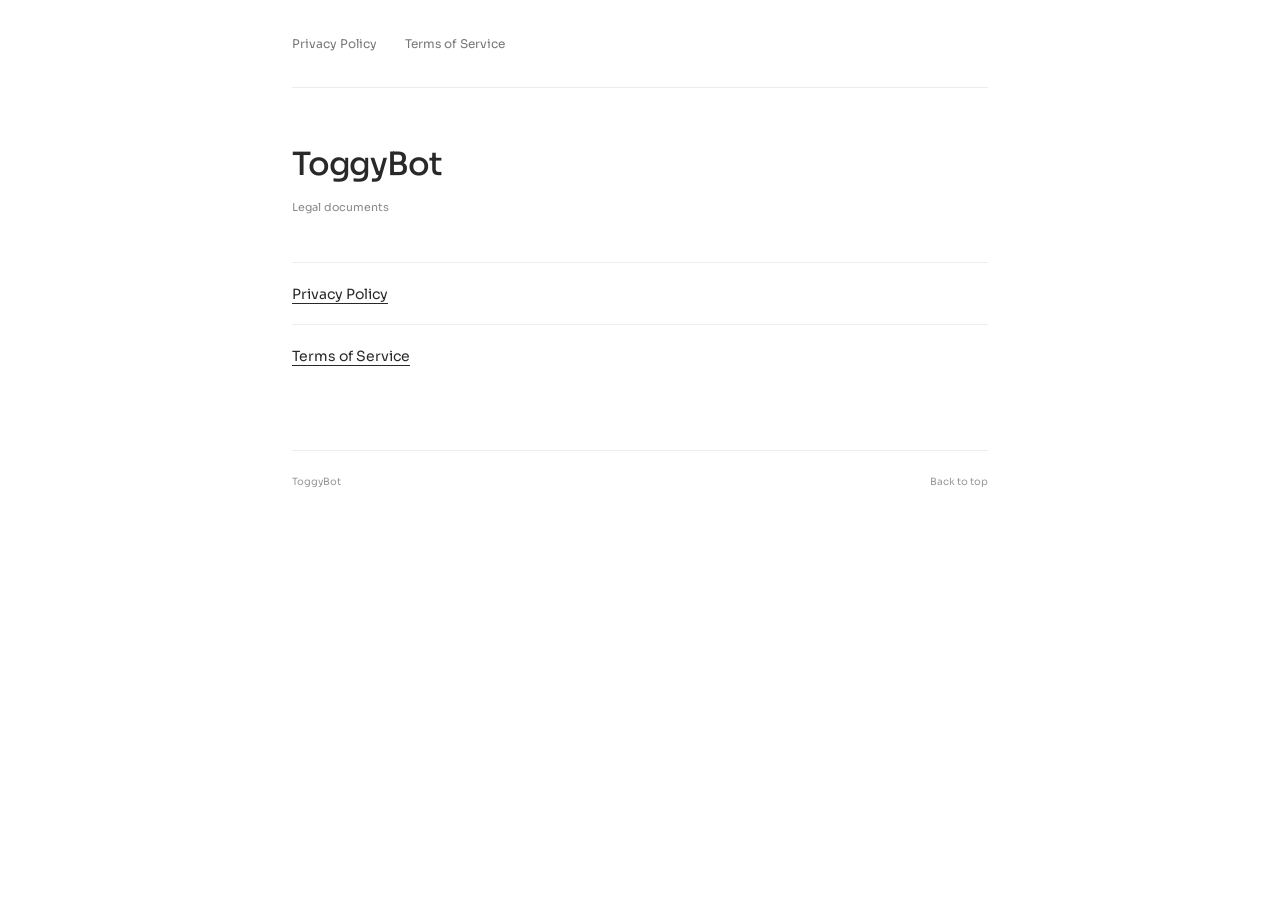
<file: index.html>
<!doctype html>
<html lang="en"><head><meta charset="utf-8"><meta name="viewport" content="width=device-width,initial-scale=1">
<title>Legal · ToggyBot</title><meta name="description" content="ToggyBot privacy policy and terms of service.">
<link rel="icon" href="data:,"><link rel="stylesheet" href="assets/lenis.css"><link rel="stylesheet" href="assets/style.css?v=1">
<script defer src="assets/lenis.min.js"></script><script defer src="assets/site.js?v=1"></script></head>
<body id="top"><a class="skip" href="#content">Skip to content</a>
<header><nav aria-label="Documents"><a href="privacy.html" >Privacy Policy</a><a href="terms.html" >Terms of Service</a></nav></header>
<main id="content"><h1>ToggyBot</h1><p class="date">Legal documents</p><ul class="documents"><li><a href="privacy.html">Privacy Policy</a></li><li><a href="terms.html">Terms of Service</a></li></ul></main>
<footer><span>ToggyBot</span><a href="#top">Back to top</a></footer>
</body></html>
</file>
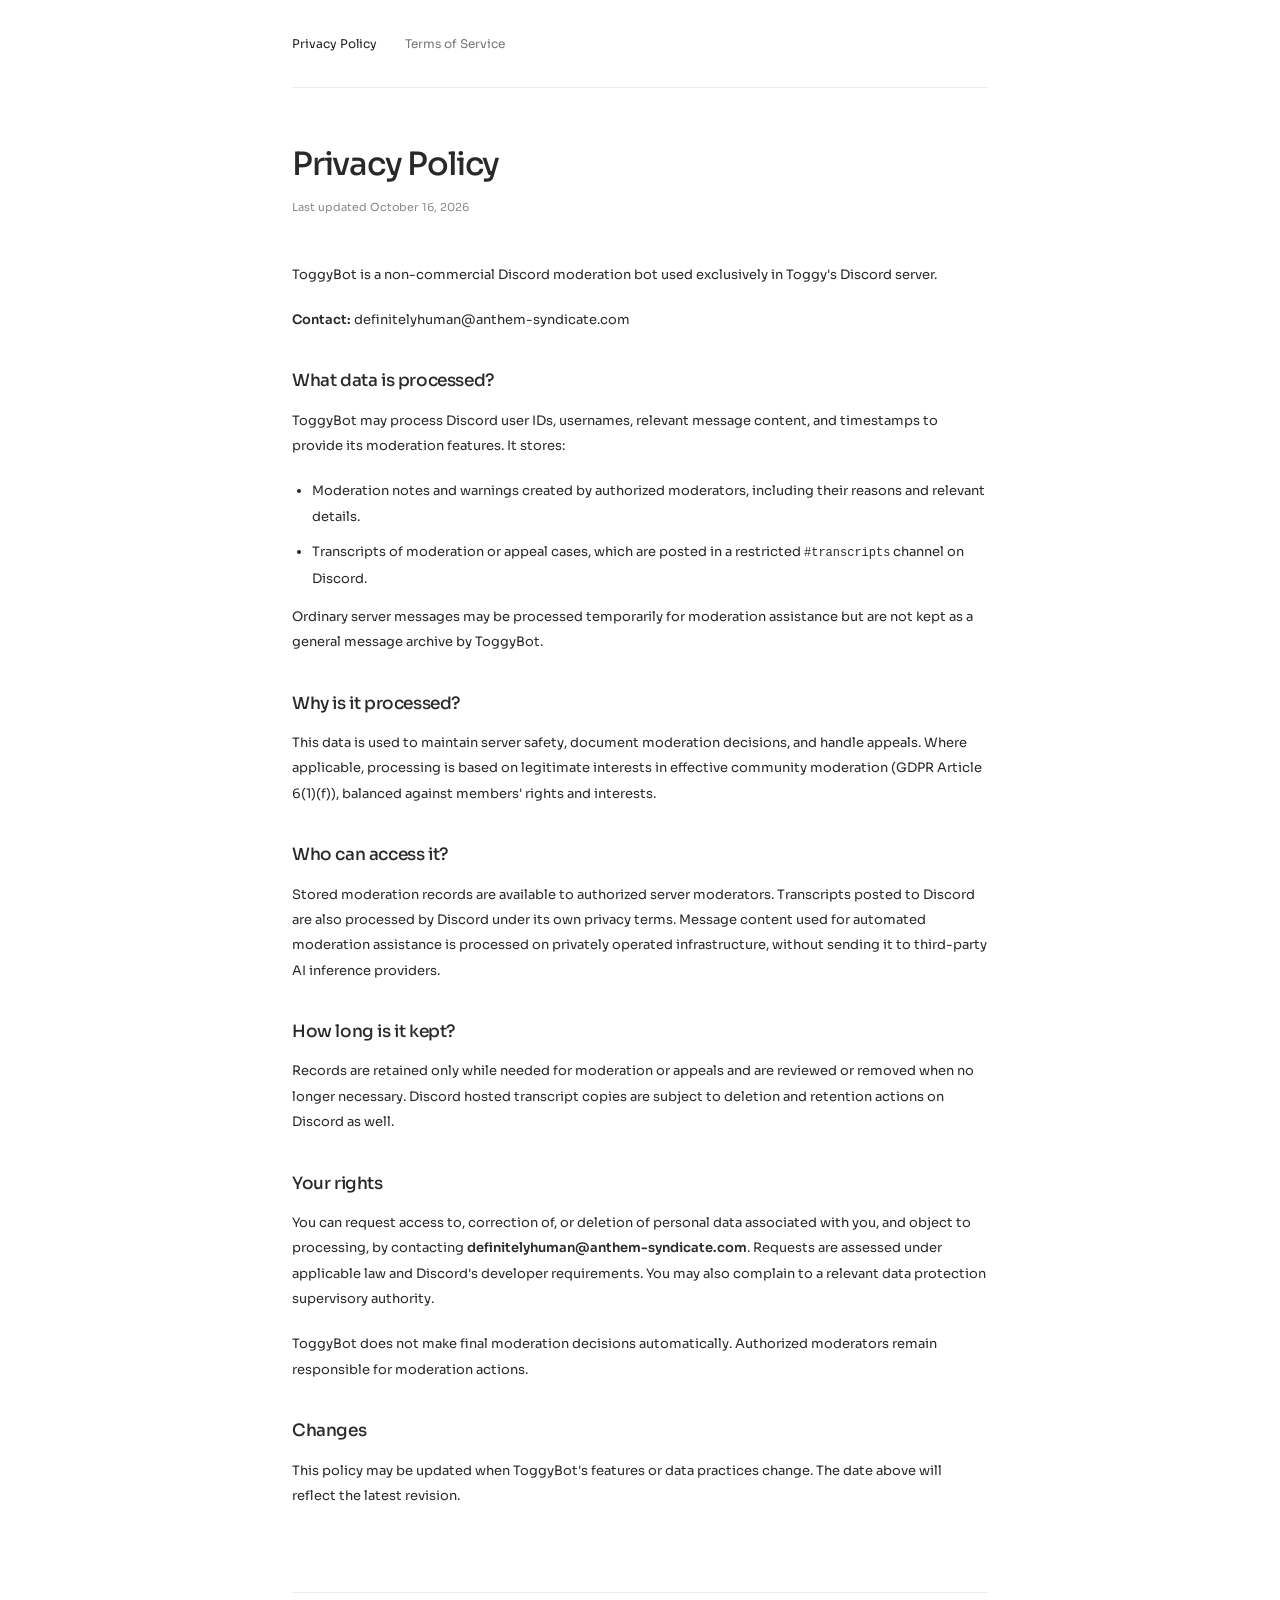
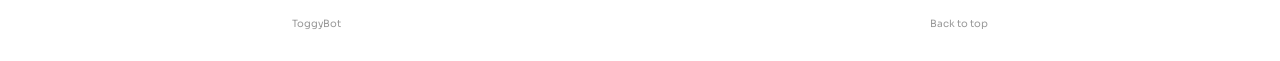
<file: privacy.html>
<!doctype html>
<html lang="en"><head><meta charset="utf-8"><meta name="viewport" content="width=device-width,initial-scale=1">
<title>Privacy Policy · ToggyBot</title><meta name="description" content="ToggyBot privacy policy and terms of service.">
<link rel="icon" href="data:,"><link rel="stylesheet" href="assets/lenis.css"><link rel="stylesheet" href="assets/style.css?v=1">
<script defer src="assets/lenis.min.js"></script><script defer src="assets/site.js?v=1"></script></head>
<body id="top"><a class="skip" href="#content">Skip to content</a>
<header><nav aria-label="Documents"><a href="privacy.html" aria-current="page">Privacy Policy</a><a href="terms.html" >Terms of Service</a></nav></header>
<main id="content"><h1>Privacy Policy</h1><p class="date">Last updated October 16, 2026</p><article><p>ToggyBot is a non-commercial Discord moderation bot used exclusively in Toggy's Discord server.</p>
<p><strong>Contact:</strong> definitelyhuman@anthem-syndicate.com</p>
<h2 id="what-data-is-processed">What data is processed?</h2>
<p>ToggyBot may process Discord user IDs, usernames, relevant message content, and timestamps to provide its moderation features. It stores:</p>
<ul>
<li>Moderation notes and warnings created by authorized moderators, including their reasons and relevant details.</li>
<li>Transcripts of moderation or appeal cases, which are posted in a restricted <code>#transcripts</code> channel on Discord.</li>
</ul>
<p>Ordinary server messages may be processed temporarily for moderation assistance but are not kept as a general message archive by ToggyBot.</p>
<h2 id="why-is-it-processed">Why is it processed?</h2>
<p>This data is used to maintain server safety, document moderation decisions, and handle appeals. Where applicable, processing is based on legitimate interests in effective community moderation (GDPR Article 6(1)(f)), balanced against members' rights and interests.</p>
<h2 id="who-can-access-it">Who can access it?</h2>
<p>Stored moderation records are available to authorized server moderators. Transcripts posted to Discord are also processed by Discord under its own privacy terms. Message content used for automated moderation assistance is processed on privately operated infrastructure, without sending it to third-party AI inference providers.</p>
<h2 id="how-long-is-it-kept">How long is it kept?</h2>
<p>Records are retained only while needed for moderation or appeals and are reviewed or removed when no longer necessary. Discord hosted transcript copies are subject to deletion and retention actions on Discord as well.</p>
<h2 id="your-rights">Your rights</h2>
<p>You can request access to, correction of, or deletion of personal data associated with you, and object to processing, by contacting <strong>definitelyhuman@anthem-syndicate.com</strong>. Requests are assessed under applicable law and Discord's developer requirements. You may also complain to a relevant data protection supervisory authority.</p>
<p>ToggyBot does not make final moderation decisions automatically. Authorized moderators remain responsible for moderation actions.</p>
<h2 id="changes">Changes</h2>
<p>This policy may be updated when ToggyBot's features or data practices change. The date above will reflect the latest revision.</p></article></main>
<footer><span>ToggyBot</span><a href="#top">Back to top</a></footer>
</body></html>
</file>
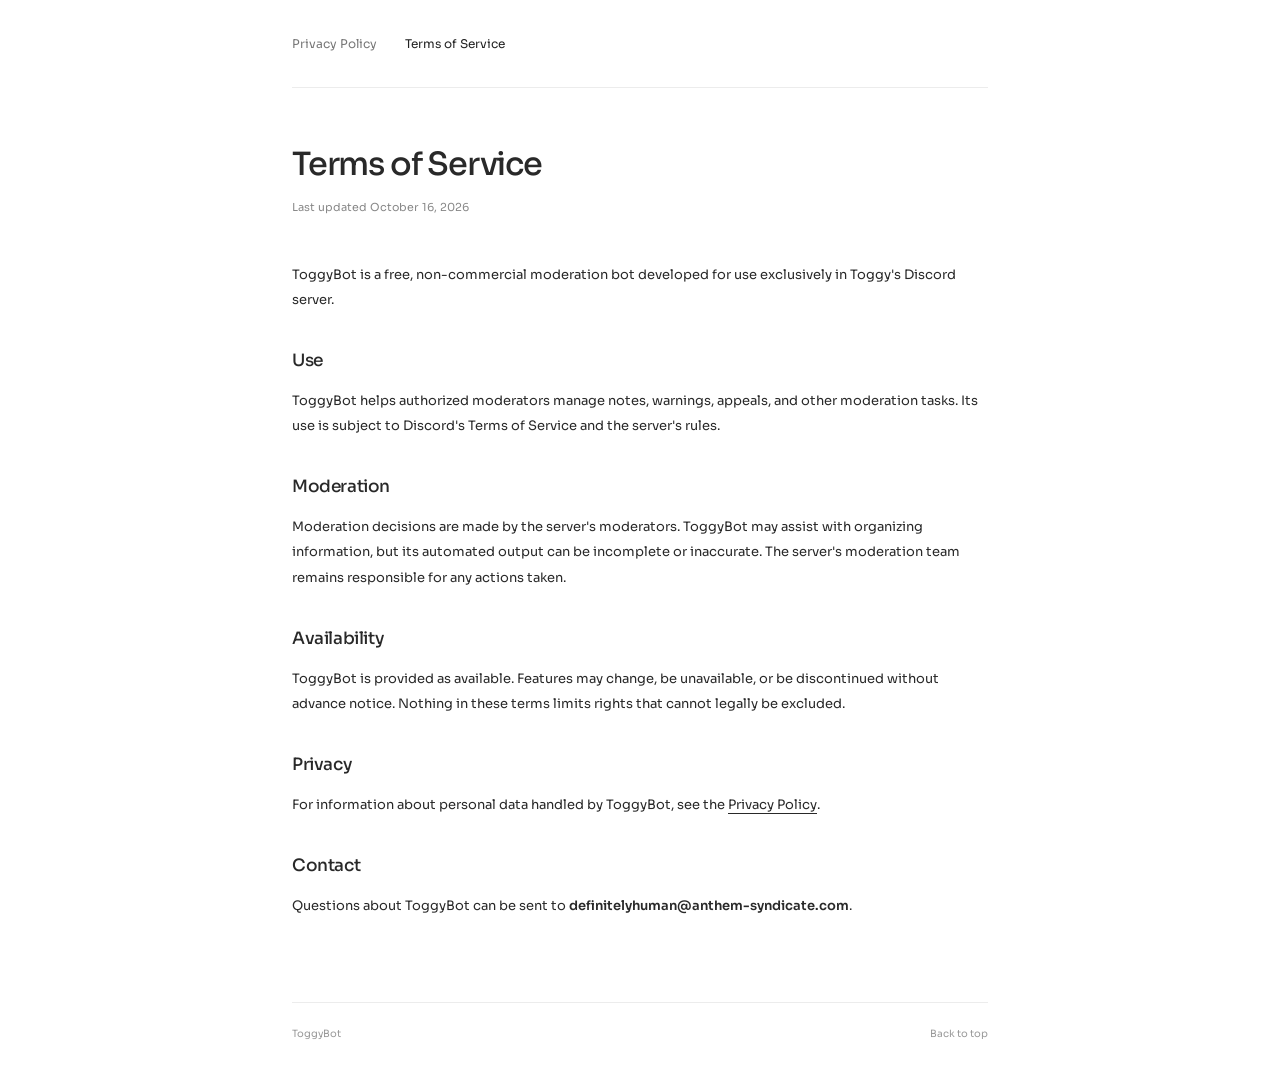
<file: terms.html>
<!doctype html>
<html lang="en"><head><meta charset="utf-8"><meta name="viewport" content="width=device-width,initial-scale=1">
<title>Terms of Service · ToggyBot</title><meta name="description" content="ToggyBot privacy policy and terms of service.">
<link rel="icon" href="data:,"><link rel="stylesheet" href="assets/lenis.css"><link rel="stylesheet" href="assets/style.css?v=1">
<script defer src="assets/lenis.min.js"></script><script defer src="assets/site.js?v=1"></script></head>
<body id="top"><a class="skip" href="#content">Skip to content</a>
<header><nav aria-label="Documents"><a href="privacy.html" >Privacy Policy</a><a href="terms.html" aria-current="page">Terms of Service</a></nav></header>
<main id="content"><h1>Terms of Service</h1><p class="date">Last updated October 16, 2026</p><article><p>ToggyBot is a free, non-commercial moderation bot developed for use exclusively in Toggy's Discord server.</p>
<h2 id="use">Use</h2>
<p>ToggyBot helps authorized moderators manage notes, warnings, appeals, and other moderation tasks. Its use is subject to Discord's Terms of Service and the server's rules.</p>
<h2 id="moderation">Moderation</h2>
<p>Moderation decisions are made by the server's moderators. ToggyBot may assist with organizing information, but its automated output can be incomplete or inaccurate. The server's moderation team remains responsible for any actions taken.</p>
<h2 id="availability">Availability</h2>
<p>ToggyBot is provided as available. Features may change, be unavailable, or be discontinued without advance notice. Nothing in these terms limits rights that cannot legally be excluded.</p>
<h2 id="privacy">Privacy</h2>
<p>For information about personal data handled by ToggyBot, see the <a href="./privacy.html">Privacy Policy</a>.</p>
<h2 id="contact">Contact</h2>
<p>Questions about ToggyBot can be sent to <strong>definitelyhuman@anthem-syndicate.com</strong>.</p></article></main>
<footer><span>ToggyBot</span><a href="#top">Back to top</a></footer>
</body></html>
</file>
<file: assets/lenis.css>
html.lenis,
html.lenis body {
  height: auto;
}

.lenis:not(.lenis-autoToggle).lenis-stopped {
  overflow: clip;
}

.lenis [data-lenis-prevent],
.lenis [data-lenis-prevent-wheel],
.lenis [data-lenis-prevent-touch],
.lenis [data-lenis-prevent-vertical],
.lenis [data-lenis-prevent-horizontal] {
  overscroll-behavior: contain;
}

.lenis.lenis-smooth iframe {
  pointer-events: none;
}

.lenis.lenis-autoToggle {
  transition-property: overflow;
  transition-duration: 1ms;
  transition-behavior: allow-discrete;
}
</file>
<file: assets/style.css>
@import url('https://fonts.googleapis.com/css2?family=Sora:wght@400;500;600&display=swap');
:root{font-family:'Sora',sans-serif;color:#292929;background:#fff;font-synthesis:none}*{box-sizing:border-box}body{max-width:760px;padding:0 32px;margin:0 auto}a{color:inherit;text-underline-offset:4px;text-decoration-thickness:1px}a:hover{color:#707070}a:focus-visible{outline:2px solid #555;outline-offset:5px}header{padding:36px 0;border-bottom:1px solid #ececec}nav{display:flex;gap:28px;flex-wrap:wrap}nav a{font-size:12px;color:#777;text-decoration:none}nav a[aria-current]{color:#222}main{padding:56px 0 64px;animation:appear .4s ease-out}h1{font-size:32px;line-height:1.3;font-weight:500;letter-spacing:-1.2px;margin:0 0 14px}.date{font-size:11px;color:#888;margin:0 0 48px}article{font-size:13px;line-height:1.95;overflow-wrap:anywhere}article p{margin:0 0 20px}h2{font-size:17px;font-weight:500;line-height:1.5;letter-spacing:-.4px;margin:36px 0 14px;scroll-margin-top:30px}strong{font-weight:600}ul{padding-left:20px}li{margin-bottom:10px}code{font-size:12px}footer{border-top:1px solid #ececec;padding:24px 0 32px;display:flex;justify-content:space-between;font-size:10px;color:#999}footer a{text-decoration:none}.documents{list-style:none;padding:0;margin:0}.documents li{margin:0;padding:20px 0;border-top:1px solid #eee}.documents a{font-size:14px}.skip{position:fixed;top:-60px;background:white;padding:12px;z-index:2}.skip:focus{top:0}@keyframes appear{from{opacity:0;transform:translateY(5px)}to{opacity:1;transform:none}}@media(max-width:600px){body{padding:0 24px}header{padding:28px 0}main{padding-top:40px}h1{font-size:28px}article{font-size:12px}.date{margin-bottom:36px}nav{gap:24px}}@media(prefers-reduced-motion:reduce){*{animation:none!important}}
</file>
